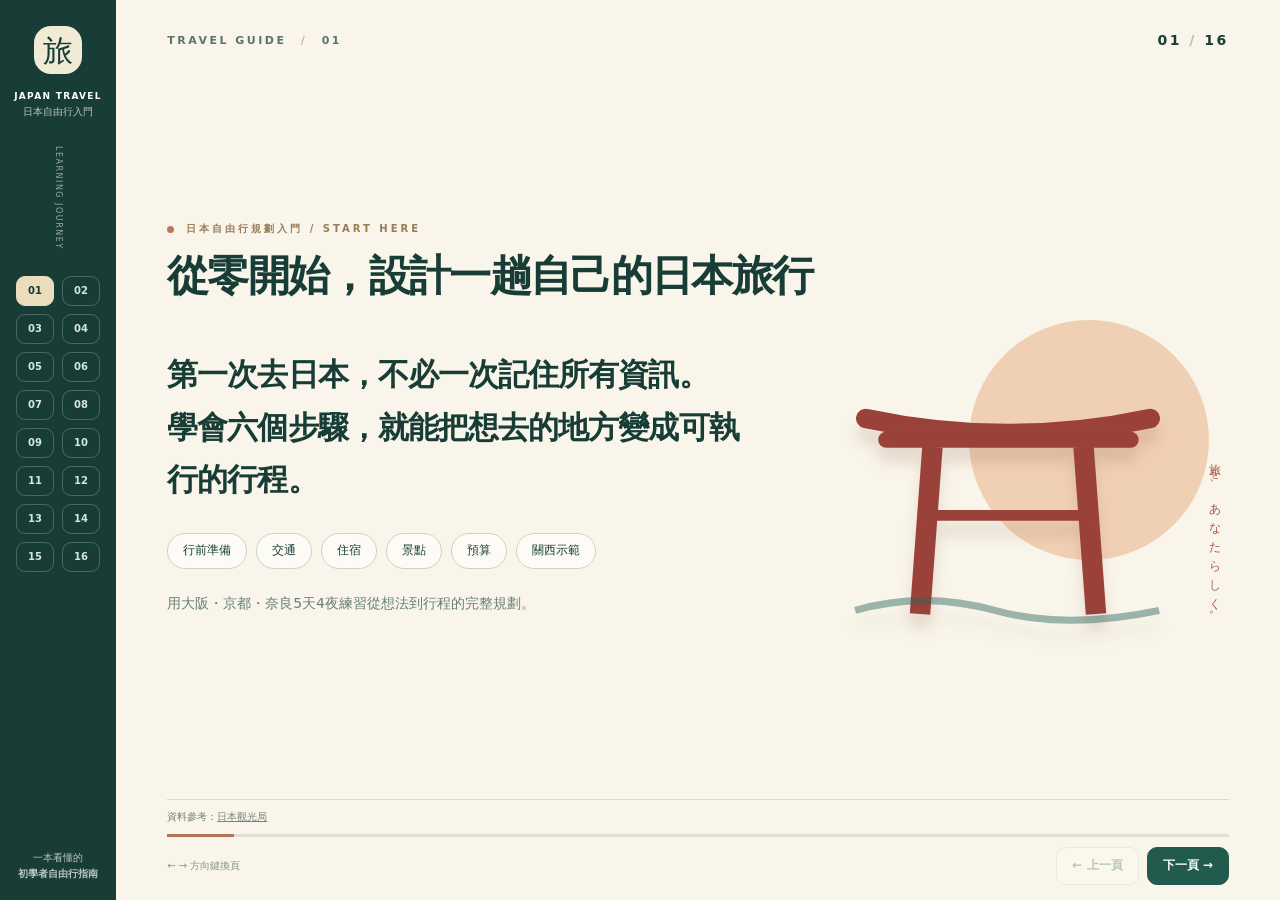
<file: index.html>
<!DOCTYPE html>
<html lang="zh-Hant"><head><meta charset="UTF-8"><meta name="viewport" content="width=device-width,initial-scale=1"><meta name="theme-color" content="#173d36"><meta name="description" content="第一次日本自由行，從護照交通住宿到關西5天4夜的互動教學簡報。"><title>日本自由行規劃入門｜互動教學簡報</title><link rel="stylesheet" href="assets/style.css"></head><body>
<a class="skip-link" href="#slide-1">跳到教學內容</a>
<div class="app-shell"><aside class="sidebar"><div class="brand"><div class="brand-mark">旅</div><div><b>JAPAN TRAVEL</b><span>日本自由行入門</span></div></div><p class="side-label">LEARNING JOURNEY</p><nav id="slide-nav" aria-label="教學頁面導覽"><button type="button" class="nav-dot" data-go="0" aria-label="跳到第1頁" title="1：從零開始，設計一趟自己的日本旅行"><span>01</span></button><button type="button" class="nav-dot" data-go="1" aria-label="跳到第2頁" title="2：先看懂六個規劃環節"><span>02</span></button><button type="button" class="nav-dot" data-go="2" aria-label="跳到第3頁" title="3：旅行前，先確認這四件事"><span>03</span></button><button type="button" class="nav-dot" data-go="3" aria-label="跳到第4頁" title="4：Visit Japan Web 是什麼？"><span>04</span></button><button type="button" class="nav-dot" data-go="4" aria-label="跳到第5頁" title="5：鐵路、地鐵、巴士，怎麼分？"><span>05</span></button><button type="button" class="nav-dot" data-go="5" aria-label="跳到第6頁" title="6：搭車前，用這張流程卡"><span>06</span></button><button type="button" class="nav-dot" data-go="6" aria-label="跳到第7頁" title="7：住哪裡？先挑住宿類型"><span>07</span></button><button type="button" class="nav-dot" data-go="7" aria-label="跳到第8頁" title="8：訂房前，務必比較五個重點"><span>08</span></button><button type="button" class="nav-dot" data-go="8" aria-label="跳到第9頁" title="9：一天排滿景點，反而玩得累"><span>09</span></button><button type="button" class="nav-dot" data-go="9" aria-label="跳到第10頁" title="10：三座城市，各有旅行魅力"><span>10</span></button><button type="button" class="nav-dot" data-go="10" aria-label="跳到第11頁" title="11：關西5天4夜，這樣開始安排"><span>11</span></button><button type="button" class="nav-dot" data-go="11" aria-label="跳到第12頁" title="12：讓行程更順的三個秘訣"><span>12</span></button><button type="button" class="nav-dot" data-go="12" aria-label="跳到第13頁" title="13：別只算機票，才是真正的預算"><span>13</span></button><button type="button" class="nav-dot" data-go="13" aria-label="跳到第14頁" title="14：試算一趟5天4夜要多少錢"><span>14</span></button><button type="button" class="nav-dot" data-go="14" aria-label="跳到第15頁" title="15：出發前，確認你學會了嗎？"><span>15</span></button><button type="button" class="nav-dot" data-go="15" aria-label="跳到第16頁" title="16：你已經有一套自己的規劃方法"><span>16</span></button></nav><div class="sidebar-foot">一本看懂的<br><strong>初學者自由行指南</strong></div></aside>
<main class="stage"><div class="topbar"><div class="top-topic">TRAVEL GUIDE <span class="top-divider">/</span> 01</div><div class="page-counter"><span id="page-now">01</span><span class="counter-sep"> / </span><span id="page-total">16</span></div></div>
<div class="slide-stack"><section class="slide" id="slide-1" aria-label="第1頁：從零開始，設計一趟自己的日本旅行" data-title="從零開始，設計一趟自己的日本旅行" tabindex="-1"><div class="slide-inner"><div class="eyebrow"><span class="small-dot"></span>日本自由行規劃入門 / START HERE</div><h2>從零開始，設計一趟自己的日本旅行</h2>
<div class="hero-layout"><div><p class="lede">第一次去日本，不必一次記住所有資訊。<br>學會六個步驟，就能把想去的地方變成可執行的行程。</p>
<div class="tagline"><span>行前準備</span><span>交通</span><span>住宿</span><span>景點</span><span>預算</span><span>關西示範</span></div>
<p class="muted">用大阪・京都・奈良5天4夜練習從想法到行程的完整規劃。</p></div>
<div class="torii-wrap" aria-hidden="true"><div class="rising-sun"></div><svg viewBox="0 0 380 360" role="img"><path d="M30 104Q190 138 350 104" stroke="#9a4239" stroke-width="22" fill="none" stroke-linecap="round"/><path d="M53 128H328" stroke="#9a4239" stroke-width="18" stroke-linecap="round"/><path d="M105 136L91 324" stroke="#9a4239" stroke-width="23"/><path d="M275 136L289 324" stroke="#9a4239" stroke-width="23"/><path d="M94 213H286" stroke="#9a4239" stroke-width="12"/><path d="M18 320Q95 298 175 320T360 320" stroke="#28645a" fill="none" stroke-width="8" opacity=".45"/></svg><span class="vertical-jp">旅を、あなたらしく。</span></div></div>
</div><div class="slide-source">資料參考：<a href="https://www.japan.travel/tw/plan/" target="_blank" rel="noopener noreferrer">日本觀光局</a></div></section><section class="slide" id="slide-2" aria-label="第2頁：先看懂六個規劃環節" data-title="先看懂六個規劃環節" tabindex="-1"><div class="slide-inner"><div class="eyebrow"><span class="small-dot"></span>01 / 學習路線</div><h2>先看懂六個規劃環節</h2>
<div class="card-grid three">
<article class="feature"><span class="feature-num">01</span><h3>出發前準備</h3><p>護照、簽證、入境資訊</p></article>
<article class="feature"><span class="feature-num">02</span><h3>交通工具</h3><p>地鐵、JR、巴士、IC卡</p></article>
<article class="feature"><span class="feature-num">03</span><h3>住宿選擇</h3><p>房型、車站、退訂條款</p></article>
<article class="feature"><span class="feature-num">04</span><h3>景點順序</h3><p>分區、動線、時間緩衝</p></article>
<article class="feature"><span class="feature-num">05</span><h3>旅行預算</h3><p>大項費用、備用金、查價</p></article>
<article class="feature"><span class="feature-num">06</span><h3>實例練習</h3><p>關西5天4夜如何安排</p></article>
</div></div><div class="slide-source">本頁為旅遊教學示範；請依實際旅行條件調整。</div></section><section class="slide" id="slide-3" aria-label="第3頁：旅行前，先確認這四件事" data-title="旅行前，先確認這四件事" tabindex="-1"><div class="slide-inner"><div class="eyebrow"><span class="small-dot"></span>02 / 行前準備</div><h2>旅行前，先確認這四件事</h2>
<div class="step-list"><div><b>1</b><span><strong>護照資料</strong><small>確認有效護照、英文姓名及行程資料是否一致。</small></span></div><div><b>2</b><span><strong>簽證資格</strong><small>依個人護照類型與條件查日本外務省，別先假設免簽。</small></span></div><div><b>3</b><span><strong>停留期限</strong><small>不同旅客適用期限可能不同，不應一律當成90天。</small></span></div><div><b>4</b><span><strong>行前再查</strong><small>靠近出發日期重新確認官方最新資訊。</small></span></div></div>
<div class="note"><strong>重要觀念</strong>：簽證與入境資格是個人條件問題，教學不能代替官方核定。</div>
</div><div class="slide-source">資料參考：<a href="https://www.japan.travel/tw/plan/visa-info/" target="_blank" rel="noopener noreferrer">JNTO入境與簽證資訊</a></div></section><section class="slide" id="slide-4" aria-label="第4頁：Visit Japan Web 是什麼？" data-title="Visit Japan Web 是什麼？" tabindex="-1"><div class="slide-inner"><div class="eyebrow"><span class="small-dot"></span>03 / 行前準備</div><h2>Visit Japan Web 是什麼？</h2>
<div class="two-col"><div class="big-card"><span class="big-index">VJW</span><h3>預先準備入境資訊</h3><p>日本政府提供的線上服務，可協助事前填寫部分入境、海關等相關資訊。</p><p class="fine">依日本觀光局說明，提前登記不是強制，但可提升部分流程便利性。</p></div>
<div class="check-panel"><h3>使用時記住</h3><ul class="tick-list"><li>從日本政府官方入口進入</li><li>依畫面填寫本人旅行資訊</li><li>出發前確認服務方式是否更新</li><li>不要把畫面截圖當成護照或簽證</li></ul><a class="text-link" href="https://services.digital.go.jp/zh-cmn-hant/visit-japan-web/" target="_blank" rel="noopener noreferrer">官方服務網站 ↗</a></div></div>
</div><div class="slide-source">資料參考：<a href="https://www.japan.travel/tw/plan/visa-info/" target="_blank" rel="noopener noreferrer">JNTO入境資訊</a></div></section><section class="slide" id="slide-5" aria-label="第5頁：鐵路、地鐵、巴士，怎麼分？" data-title="鐵路、地鐵、巴士，怎麼分？" tabindex="-1"><div class="slide-inner"><div class="eyebrow"><span class="small-dot"></span>04 / 日本交通</div><h2>鐵路、地鐵、巴士，怎麼分？</h2>
<div class="card-grid three"><article class="feature accent"><div class="feature-icon">🚆</div><h3>JR與私鐵</h3><p>長短程路線都有；注意不同公司的車站、票券和轉乘。</p></article><article class="feature accent"><div class="feature-icon">🚇</div><h3>都市地鐵</h3><p>適合市區移動；確認車站出口、方向和營運公司。</p></article><article class="feature accent"><div class="feature-icon">🚌</div><h3>巴士</h3><p>有上車先付款及下車付款等方式；以路線規定為準。</p></article></div>
<div class="note"><strong>實用原則：</strong>先查「起點站與終點站」，再看費用、轉乘次數與抵達時間。</div>
</div><div class="slide-source">資料參考：<a href="https://www.japan.travel/tw/guide/how-to-travel-by-train-and-bus-in-japan/" target="_blank" rel="noopener noreferrer">JNTO火車與巴士指南</a></div></section><section class="slide" id="slide-6" aria-label="第6頁：搭車前，用這張流程卡" data-title="搭車前，用這張流程卡" tabindex="-1"><div class="slide-inner"><div class="eyebrow"><span class="small-dot"></span>05 / 日本交通</div><h2>搭車前，用這張流程卡</h2>
<div class="flow-steps"><div><span>01</span><h3>查路線</h3><p>輸入準確的站名與出發日期</p></div><div class="flow-arrow">→</div><div><span>02</span><h3>確認票券</h3><p>IC卡、一般車票或其他票券？</p></div><div class="flow-arrow">→</div><div><span>03</span><h3>看指標</h3><p>月台、列車種類、上下車方式</p></div></div>
<div class="split-highlight"><div><h3>IC交通卡</h3><p>Suica、PASMO、ICOCA等在不少地方可以使用，但**不是每輛車都能刷**。</p></div><div><h3>搭乘巴士</h3><p>注意入口是否有IC卡符號；投幣、整理券、刷卡次數依路線而異。</p></div></div>
</div><div class="slide-source">資料參考：<a href="https://www.japan.travel/tw/guide/how-to-travel-by-train-and-bus-in-japan/" target="_blank" rel="noopener noreferrer">JNTO火車與巴士指南</a></div></section><section class="slide" id="slide-7" aria-label="第7頁：住哪裡？先挑住宿類型" data-title="住哪裡？先挑住宿類型" tabindex="-1"><div class="slide-inner"><div class="eyebrow"><span class="small-dot"></span>06 / 日本住宿</div><h2>住哪裡？先挑住宿類型</h2>
<div class="table-wrap"><table class="teach-table"><thead><tr><th>住宿類型</th><th>適合的需求</th><th>訂房前注意</th></tr></thead><tbody><tr><td><strong>商務飯店</strong></td><td>重視車站便利</td><td>房間大小與行李空間</td></tr><tr><td><strong>日式旅館</strong></td><td>想體驗傳統文化</td><td>餐食、寢具與入住規定</td></tr><tr><td><strong>青年旅舍</strong></td><td>預算與交流</td><td>共用空間及房型</td></tr><tr><td><strong>膠囊旅館</strong></td><td>短住、行李少</td><td>空間、衛浴及限制</td></tr></tbody></table></div>
<p class="fine">每種住宿實際提供的設施都會不同，不能只依類型名稱推斷。</p>
</div><div class="slide-source">資料參考：<a href="https://www.japan.travel/en/au/plan/accommodation/" target="_blank" rel="noopener noreferrer">JNTO Accommodation</a></div></section><section class="slide" id="slide-8" aria-label="第8頁：訂房前，務必比較五個重點" data-title="訂房前，務必比較五個重點" tabindex="-1"><div class="slide-inner"><div class="eyebrow"><span class="small-dot"></span>07 / 日本住宿</div><h2>訂房前，務必比較五個重點</h2>
<div class="card-grid five"><article class="mini-feature"><strong>車站</strong><span>步行距離</span></article><article class="mini-feature"><strong>費用</strong><span>每人還是每間</span></article><article class="mini-feature"><strong>房型</strong><span>床數與行李</span></article><article class="mini-feature"><strong>衛浴</strong><span>私人或共用</span></article><article class="mini-feature"><strong>規則</strong><span>退訂與入住</span></article></div>
<div class="two-col"><div class="big-card small"><h3>以大阪為基地</h3><p>四晚住同一個地方，能減少整理行李與換房的時間。</p></div><div class="big-card small"><h3>需要一起評估</h3><p>京都與奈良往返車程、車資、實際房價與個人行程偏好。</p></div></div>
</div><div class="slide-source">資料參考：<a href="https://www.japan.travel/en/au/plan/accommodation/" target="_blank" rel="noopener noreferrer">JNTO Accommodation</a></div></section><section class="slide" id="slide-9" aria-label="第9頁：一天排滿景點，反而玩得累" data-title="一天排滿景點，反而玩得累" tabindex="-1"><div class="slide-inner"><div class="eyebrow"><span class="small-dot"></span>08 / 景點安排</div><h2>一天排滿景點，反而玩得累</h2>
<div class="two-col"><div class="big-card"><h3>不建議</h3><div class="cross-list"><span>× 一天塞進六個相距很遠的景點</span><span>× 忽略交通與用餐時間</span><span>× 出發前不查休館日</span></div></div><div class="big-card green"><h3>更好的做法</h3><div class="cross-list"><span>✓ 每天抓2～3個主要景點</span><span>✓ 相近區域安排在同一天</span><span>✓ 保留休息、轉乘與備案</span></div></div></div>
<div class="note">把景點依「想去程度」分成必去、想去、備選，先滿足最重要的部分。</div>
</div><div class="slide-source">資料參考：<a href="https://www.japan.travel/tw/itineraries/the-kansai-trio-kyoto-nara-and-osaka/" target="_blank" rel="noopener noreferrer">JNTO關西三都示範</a></div></section><section class="slide" id="slide-10" aria-label="第10頁：三座城市，各有旅行魅力" data-title="三座城市，各有旅行魅力" tabindex="-1"><div class="slide-inner"><div class="eyebrow"><span class="small-dot"></span>09 / 關西三都</div><h2>三座城市，各有旅行魅力</h2>
<div class="card-grid three"><article class="city-card osaka"><div class="city-symbol">大</div><h3>大阪</h3><p>都市美食與購物</p><small>大阪城・道頓堀・日本橋</small></article><article class="city-card kyoto"><div class="city-symbol">京</div><h3>京都</h3><p>寺社與傳統街景</p><small>清水寺・八坂神社・東山</small></article><article class="city-card nara"><div class="city-symbol">奈</div><h3>奈良</h3><p>古都文化與自然</p><small>奈良公園・東大寺・春日大社</small></article></div>
<div class="note">選擇景點時，先查區域位置與動線；不要把官方「3天關西三都」文章誤認為5天行程。</div>
</div><div class="slide-source">資料參考：<a href="https://www.japan.travel/tw/itineraries/the-kansai-trio-kyoto-nara-and-osaka/" target="_blank" rel="noopener noreferrer">JNTO關西三都3天示範</a></div></section><section class="slide" id="slide-11" aria-label="第11頁：關西5天4夜，這樣開始安排" data-title="關西5天4夜，這樣開始安排" tabindex="-1"><div class="slide-inner"><div class="eyebrow"><span class="small-dot"></span>10 / 行程實例</div><h2>關西5天4夜，這樣開始安排</h2>
<div class="timeline"><div><b>DAY 1</b><strong>抵達大阪</strong><span>入住・附近散步・休息</span></div><div><b>DAY 2</b><strong>大阪市區</strong><span>大阪城・挑一個商圈・道頓堀</span></div><div><b>DAY 3</b><strong>京都文化</strong><span>東山區・清水寺・八坂神社周邊</span></div><div><b>DAY 4</b><strong>奈良散步</strong><span>奈良公園・東大寺或春日大社</span></div><div><b>DAY 5</b><strong>返回台灣</strong><span>退房・預留機場交通與報到時間</span></div></div>
<div class="fine">本5天4夜路線是為教學重新設計的示範，不是JNTO官方提供的5天路線；交通時間、開放日與航班須另查。</div>
</div><div class="slide-source">資料參考：<a href="https://www.japan.travel/tw/itineraries/the-kansai-trio-kyoto-nara-and-osaka/" target="_blank" rel="noopener noreferrer">JNTO官方3天關西三都</a></div></section><section class="slide" id="slide-12" aria-label="第12頁：讓行程更順的三個秘訣" data-title="讓行程更順的三個秘訣" tabindex="-1"><div class="slide-inner"><div class="eyebrow"><span class="small-dot"></span>11 / 行程技巧</div><h2>讓行程更順的三個秘訣</h2>
<div class="card-grid three"><article class="feature"><span class="feature-num">01</span><h3>同區集中</h3><p>京都一天就先專注東山周邊；跨區景點留給下次。</p></article><article class="feature"><span class="feature-num">02</span><h3>交通緩衝</h3><p>預留找月台、走到景點、吃飯與排隊時間。</p></article><article class="feature"><span class="feature-num">03</span><h3>保留備案</h3><p>遇到雨天、休館或誤點時，能輕鬆替換活動。</p></article></div><div class="note"><strong>檢查問題：</strong>如果今天晚一小時出門，行程還能順利完成嗎？</div>
</div><div class="slide-source">資料參考：<a href="https://www.japan.travel/tw/itineraries/the-kansai-trio-kyoto-nara-and-osaka/" target="_blank" rel="noopener noreferrer">JNTO關西三都3天示範</a></div></section><section class="slide" id="slide-13" aria-label="第13頁：別只算機票，才是真正的預算" data-title="別只算機票，才是真正的預算" tabindex="-1"><div class="slide-inner"><div class="eyebrow"><span class="small-dot"></span>12 / 旅遊預算</div><h2>別只算機票，才是真正的預算</h2>
<div class="budget-wheel"><div class="budget-core"><span>TRAVEL<br>BUDGET</span></div><div class="budget-pills"><span>機票</span><span>住宿</span><span>交通</span><span>飲食</span><span>門票體驗</span><span>購物</span><span>備用金</span></div></div>
<p class="lede small-lede">先列出所有支出，再依自己的旅行日期查價。周遊券是否划算，要和實際乘車路線相比較。</p>
</div><div class="slide-source">資料參考：<a href="https://www.japan.travel/tw/guide/japan-on-a-budget/" target="_blank" rel="noopener noreferrer">JNTO日本旅遊預算指南</a></div></section><section class="slide" id="slide-14" aria-label="第14頁：試算一趟5天4夜要多少錢" data-title="試算一趟5天4夜要多少錢" tabindex="-1"><div class="slide-inner"><div class="eyebrow"><span class="small-dot"></span>13 / 預算練習</div><h2>試算一趟5天4夜要多少錢</h2>
<div class="calculator-layout"><div class="budget-inputs" id="budget-form"><label>機票（日圓）<input type="number" inputmode="numeric" min="0" max="9999999" value="35000" data-budget="flight" /></label><label>住宿（日圓）<input type="number" inputmode="numeric" min="0" max="9999999" value="28000" data-budget="hotel" /></label><label>交通（日圓）<input type="number" inputmode="numeric" min="0" max="9999999" value="12000" data-budget="transit" /></label><label>飲食（日圓）<input type="number" inputmode="numeric" min="0" max="9999999" value="15000" data-budget="food" /></label><label>門票活動（日圓）<input type="number" inputmode="numeric" min="0" max="9999999" value="6000" data-budget="tickets" /></label><label>購物與備用金（日圓）<input type="number" inputmode="numeric" min="0" max="9999999" value="14000" data-budget="other" /></label></div>
<div class="budget-result"><span>你的假設總預算</span><output id="budget-total" aria-live="polite">¥110,000</output><p>這是可以自行修改的練習數字，<strong>不是目前機票、住宿或交通的實際報價。</strong></p><button type="button" class="ghost-btn" id="reset-budget">還原練習值</button></div></div>
</div><div class="slide-source">資料參考：<a href="https://www.japan.travel/tw/guide/japan-on-a-budget/" target="_blank" rel="noopener noreferrer">JNTO預算分類參考</a></div></section><section class="slide" id="slide-15" aria-label="第15頁：出發前，確認你學會了嗎？" data-title="出發前，確認你學會了嗎？" tabindex="-1"><div class="slide-inner"><div class="eyebrow"><span class="small-dot"></span>14 / 小測驗</div><h2>出發前，確認你學會了嗎？</h2>
<form id="mini-quiz" class="quiz"><fieldset><legend>1. 看到「日本短期停留最多90天」，你應該？</legend><label><input type="radio" name="q1" value="a"> 認為所有旅客都能待90天</label><label><input type="radio" name="q1" value="b"> 依本人護照條件查官方最新規定</label></fieldset><fieldset><legend>2. IC交通卡適用於日本所有巴士嗎？</legend><label><input type="radio" name="q2" value="a"> 全都可以</label><label><input type="radio" name="q2" value="b"> 要依路線和車輛確認</label></fieldset><fieldset><legend>3. 安排京都一日遊，最好先做什麼？</legend><label><input type="radio" name="q3" value="a"> 挑選鄰近景點並估交通時間</label><label><input type="radio" name="q3" value="b"> 把所有知名景點都排入</label></fieldset><div class="quiz-bottom"><button type="submit" class="primary-btn">檢查答案</button><output id="quiz-result" aria-live="polite">選好三題再點「檢查答案」</output></div></form>
</div><div class="slide-source">本頁為旅遊教學示範；請依實際旅行條件調整。</div></section><section class="slide" id="slide-16" aria-label="第16頁：你已經有一套自己的規劃方法" data-title="你已經有一套自己的規劃方法" tabindex="-1"><div class="slide-inner"><div class="eyebrow"><span class="small-dot"></span>15 / 出發前總整理</div><h2>你已經有一套自己的規劃方法</h2>
<div class="final-check"><div><span>✓</span> 先確認護照與入境條件</div><div><span>✓</span> 找到正確鐵路、地鐵或巴士路線</div><div><span>✓</span> 用車站與房型比較住宿</div><div><span>✓</span> 景點以地區分組，保留緩衝</div><div><span>✓</span> 分項查價、預留備用金</div></div>
<div class="official-links"><strong>出發前可以重新查這5份官方指南：</strong><div>
<a href="https://www.japan.travel/tw/plan/visa-info/" target="_blank" rel="noopener noreferrer">入境</a>
<a href="https://www.japan.travel/tw/guide/how-to-travel-by-train-and-bus-in-japan/" target="_blank" rel="noopener noreferrer">交通</a>
<a href="https://www.japan.travel/en/au/plan/accommodation/" target="_blank" rel="noopener noreferrer">住宿</a>
<a href="https://www.japan.travel/tw/itineraries/the-kansai-trio-kyoto-nara-and-osaka/" target="_blank" rel="noopener noreferrer">景點</a>
<a href="https://www.japan.travel/tw/guide/japan-on-a-budget/" target="_blank" rel="noopener noreferrer">預算</a></div></div>
</div><div class="slide-source">本頁為旅遊教學示範；請依實際旅行條件調整。</div></section></div>
<div class="bottom-bar"><div class="progress-track"><span id="progress-fill"></span></div><div class="bottom-tools"><span class="keyboard-hint">← → 方向鍵換頁</span><button type="button" id="prev" aria-label="上一頁">← <span>上一頁</span></button><button type="button" id="next" aria-label="下一頁"><span>下一頁</span> →</button></div></div>
</main></div><script src="assets/app.js" defer></script></body></html>
</file>
<file: assets/style.css>
:root{--ink:#173d36;--muted:#64736e;--jade:#215b4f;--line:#d9d8cd;--cream:#f9f5ea;--paper:#fffdf7;--sand:#efeadb;--coral:#ad5e4a;--gold:#d2a651;--shadow:0 20px 60px rgba(14,45,38,.09)}
*{box-sizing:border-box}html{scroll-behavior:smooth}body{margin:0;background:var(--cream);color:var(--ink);font-family:'Noto Sans TC','Microsoft JhengHei',system-ui,-apple-system,sans-serif;line-height:1.65}button,input{font:inherit}button{cursor:pointer}a{color:#18594f}a:hover{text-decoration-thickness:2px}.skip-link{position:fixed;left:0;top:-100px;background:#fff;padding:12px;z-index:999}.skip-link:focus{top:0}.app-shell{display:grid;grid-template-columns:116px minmax(0,1fr);min-height:100vh}.sidebar{background:#173d36;color:#fff;display:flex;flex-direction:column;gap:22px;align-items:center;padding:26px 7px 18px;min-height:100vh;position:sticky;top:0;height:100vh;z-index:8}.brand{display:flex;flex-direction:column;align-items:center;gap:5px;text-align:center}.brand-mark{width:48px;height:48px;display:grid;place-items:center;border-radius:17px;background:#f1ead5;color:#173d36;font-family:serif;font-size:30px}.brand b{display:block;font-size:9px;letter-spacing:1.3px;margin-top:10px}.brand span{display:block;font-size:10px;opacity:.7}.side-label{font-size:8px;opacity:.55;letter-spacing:1.5px;writing-mode:vertical-lr;margin:4px 0}#slide-nav{display:grid;grid-template-columns:repeat(2,1fr);gap:8px;width:100%;padding:0 9px;overflow:auto;scrollbar-width:thin}.nav-dot{border:1px solid #ffffff39;background:transparent;color:#d7e5dd;border-radius:9px;min-width:30px;height:30px;font-size:10px;font-weight:700;transition:.2s}.nav-dot:hover,.nav-dot.active{background:#eadcbc;border-color:#eadcbc;color:#173d36}.sidebar-foot{margin-top:auto;font-size:10px;text-align:center;opacity:.7;line-height:1.6}.sidebar-foot strong{font-size:10px}.stage{display:flex;flex-direction:column;height:100vh;min-height:620px;overflow:hidden;position:relative}.topbar{display:flex;align-items:center;justify-content:space-between;min-height:70px;padding:18px clamp(20px,4vw,72px) 6px;letter-spacing:2.5px;font-weight:800;font-size:11px}.top-topic{opacity:.7}.top-divider{color:#ca8c6b;padding:0 8px}.page-counter{font-size:14px;font-variant-numeric:tabular-nums}.counter-sep{opacity:.3}.slide-stack{flex:1;min-height:0;position:relative}.slide{display:none;position:absolute;inset:0;padding:0 clamp(20px,4vw,72px) 0;overflow:auto;scrollbar-width:thin;animation:liftin .28s ease both}.slide.active{display:flex;flex-direction:column}.slide-inner{flex:1;margin:auto 0;display:flex;flex-direction:column;justify-content:center;min-height:max-content;padding:14px 0 16px}.slide-source{border-top:1px solid #d9d9cf;padding:9px 0 10px;font-size:10px;color:#74827c;line-height:1.5}.slide-source a{color:inherit}.eyebrow{display:flex;align-items:center;gap:12px;font-size:10px;letter-spacing:3px;color:#997b56;font-weight:800;margin-bottom:12px;text-transform:uppercase}.small-dot{width:7px;height:7px;border-radius:50%;background:#b8795a;display:inline-block}.slide h2{font-size:clamp(27px,3.3vw,55px);letter-spacing:-.04em;line-height:1.24;margin:0 0 clamp(18px,2.7vh,32px);font-weight:850;text-wrap:balance}.slide h3{font-size:19px;margin:0 0 8px;line-height:1.4}.slide p{margin:0 0 9px}.lede{font-size:clamp(18px,2.4vw,31px);line-height:1.7;letter-spacing:-.03em;font-weight:620}.muted{font-size:14px;opacity:.64}.fine{font-size:11px;color:#77837c;margin-top:15px!important}.hero-layout{display:grid;grid-template-columns:1.2fr .88fr;gap:20px;align-items:center}.tagline{display:flex;flex-wrap:wrap;gap:9px;margin:28px 0 23px}.tagline span{border:1px solid #ccd3c5;border-radius:100px;padding:7px 15px;font-size:12px;background:#ffffff99}.torii-wrap{height:320px;position:relative;display:grid;place-items:center}.torii-wrap svg{width:min(380px,100%);height:100%;position:relative;z-index:2;filter:drop-shadow(0 15px 7px rgba(98,35,25,.13))}.rising-sun{width:240px;height:240px;border-radius:50%;background:#edc3a0;position:absolute;right:20px;top:-6px;opacity:.72}.vertical-jp{position:absolute;right:5px;bottom:20px;writing-mode:vertical-rl;font-family:'Noto Serif CJK JP',serif;font-size:12px;color:#a25d48;letter-spacing:5px}.card-grid{display:grid;gap:14px}.card-grid.three{grid-template-columns:repeat(3,minmax(0,1fr))}.feature{background:#fffdf9;padding:22px 22px 18px;border:1px solid #dadfd5;border-radius:20px;min-height:155px;box-shadow:0 8px 28px #1f45310a}.feature-num{font-size:36px;font-family:Georgia,serif;color:#bc8e54;display:block;line-height:1.1;margin-bottom:12px}.feature h3{font-size:18px}.feature p{font-size:13px;color:#67736c}.feature.accent{border-top:5px solid #6d9c8c}.feature-icon{font-size:35px;margin-bottom:12px}.step-list{display:grid;grid-template-columns:1fr 1fr;gap:13px}.step-list>div{background:#fffdf8;border:1px solid var(--line);border-radius:16px;display:flex;gap:18px;padding:18px;align-items:center}.step-list b{font-size:28px;font-family:Georgia,serif;color:#b77c5c}.step-list strong{display:block;font-size:16px}.step-list small{display:block;color:#63746c;font-size:12px}.note{margin-top:19px;background:#e8eee6;border-left:4px solid #5c927f;color:#35675b;padding:13px 17px;border-radius:0 12px 12px 0;font-size:13px}.two-col{display:grid;grid-template-columns:1fr 1fr;gap:20px}.big-card,.check-panel{background:#fffdf9;border-radius:19px;padding:24px;border:1px solid #dfdfd4;min-height:200px}.big-card{box-shadow:var(--shadow)}.big-card.green{background:#e0ece4}.big-card.small{min-height:155px}.big-index{display:inline-grid;place-items:center;background:#e1eee5;color:#286350;border-radius:14px;padding:10px;font-size:27px;letter-spacing:2px;font-weight:900;margin-bottom:12px}.big-card p,.check-panel li{font-size:13px}.check-panel{background:#e5eee7}.tick-list{padding-left:24px;margin:5px 0 15px}.tick-list li{margin-bottom:8px}.text-link{font-size:13px;font-weight:800}.flow-steps{display:grid;grid-template-columns:1fr 45px 1fr 45px 1fr;align-items:center;gap:8px}.flow-steps>div:not(.flow-arrow){background:#fdfcf5;border:1px solid var(--line);border-radius:20px;text-align:center;padding:26px 12px;min-height:172px}.flow-steps span{display:block;color:#ba885e;font-size:27px;font-weight:800;font-family:Georgia,serif}.flow-steps h3{margin:8px 0}.flow-steps p{font-size:12px;color:#647168}.flow-arrow{font-size:28px;color:#a6b7a8;text-align:center}.split-highlight{display:grid;grid-template-columns:1fr 1fr;gap:15px;margin-top:20px}.split-highlight>div{background:#e9eee8;padding:17px 20px;border-radius:14px}.split-highlight h3{font-size:15px;margin-bottom:4px}.split-highlight p{font-size:12px}.table-wrap{overflow:auto}.teach-table{border-collapse:collapse;width:100%;background:#fffdf7;border-radius:17px;overflow:hidden;font-size:14px;text-align:left}.teach-table th{background:#21584d;color:white;padding:16px 15px;font-size:13px}.teach-table td{border-bottom:1px solid #e5e6d8;padding:15px}.card-grid.five{grid-template-columns:repeat(5,minmax(0,1fr));gap:11px}.mini-feature{background:#fffef8;border:1px solid #dce1d5;padding:20px 7px;text-align:center;border-radius:15px}.mini-feature strong{display:block;font-size:17px;color:#2b5f54}.mini-feature span{font-size:11px;color:#72827a}.cross-list{display:flex;flex-direction:column;gap:16px;font-size:14px;margin-top:14px}.cross-list span{line-height:1.7}.city-card{padding:22px;border-radius:20px;min-height:240px;border:1px solid #e0dccc}.city-card.osaka{background:#f1e6da}.city-card.kyoto{background:#e2e9db}.city-card.nara{background:#e7eadb}.city-symbol{font-family:serif;font-size:40px;line-height:1.2;color:#ab735d;margin-bottom:19px}.city-card h3{font-size:26px}.city-card p{font-size:14px}.city-card small{color:#64746e;font-size:11px}.timeline{display:grid;grid-template-columns:repeat(5,minmax(0,1fr));gap:9px}.timeline>div{border-top:7px solid #3b7767;background:#fffdf8;padding:22px 14px 24px;border-radius:0 0 16px 16px;min-height:185px;display:flex;flex-direction:column;gap:9px;box-shadow:0 5px 15px #193f2d0a}.timeline b{color:#b57450;font-family:Georgia,serif;font-size:16px}.timeline strong{font-size:17px}.timeline span{font-size:12px;color:#6d7b73}.budget-wheel{display:grid;grid-template-columns:220px 1fr;gap:30px;align-items:center}.budget-core{aspect-ratio:1;border-radius:50%;display:grid;place-items:center;background:#1b564a;color:#fff;text-align:center;letter-spacing:3px;font-weight:900;font-size:18px;box-shadow:0 10px 0 #d4b69f}.budget-pills{display:flex;gap:12px;flex-wrap:wrap}.budget-pills span{padding:13px 24px;border-radius:18px;background:#fffdf7;border:1px solid #dfdfd2;font-size:17px;font-weight:700}.small-lede{font-size:18px;margin-top:25px!important;line-height:1.6}.calculator-layout{display:grid;grid-template-columns:1.25fr .75fr;gap:20px}.budget-inputs{display:grid;grid-template-columns:1fr 1fr;gap:11px}.budget-inputs label{font-size:12px;color:#677972;font-weight:700}.budget-inputs input{display:block;width:100%;border:1px solid #d6ded3;background:#fffdfa;border-radius:11px;padding:9px 12px;margin-top:4px;font-weight:800;font-size:16px;color:#184b3e;outline-offset:3px}.budget-result{background:#1e5348;color:#fff;border-radius:23px;padding:27px 22px;display:flex;flex-direction:column;justify-content:center}.budget-result>span{font-size:14px;opacity:.82}.budget-result output{font-size:clamp(26px,3vw,45px);font-weight:900;letter-spacing:-1px;margin:10px 0 15px;font-variant-numeric:tabular-nums}.budget-result p{font-size:12px;color:#d0e1d6}.ghost-btn{border:1px solid #adc9b9;background:transparent;color:#f8fffc;border-radius:10px;padding:9px 10px;margin-top:8px;align-self:flex-start;font-size:12px}.ghost-btn:hover{background:#ffffff20}.quiz{display:grid;grid-template-columns:1fr 1fr;gap:10px 15px}.quiz fieldset{border:1px solid #dce0d5;background:#fffdf8;border-radius:14px;padding:14px 17px;margin:0}.quiz fieldset:last-of-type{grid-column:span 2}.quiz legend{font-size:14px;font-weight:800;float:left;width:100%;padding-bottom:10px}.quiz label{display:flex;gap:9px;align-items:center;font-size:13px;margin:6px 0;cursor:pointer;clear:both}.quiz input{accent-color:#276552}.quiz-bottom{grid-column:span 2;display:flex;align-items:center;gap:15px}.primary-btn{background:#1e594d;color:#fff;border:0;border-radius:12px;padding:11px 21px;font-weight:750}.quiz output{font-size:13px;font-weight:800}.final-check{display:grid;grid-template-columns:1fr 1fr;gap:13px}.final-check>div{border:1px solid #e1dfd0;border-radius:12px;background:#fffefa;padding:15px;font-weight:700;font-size:15px}.final-check span{color:#1d8160;margin-right:7px}.official-links{margin-top:22px;background:#e8eee7;border-radius:12px;padding:15px 18px;font-size:14px}.official-links>div{display:flex;gap:9px;flex-wrap:wrap;margin-top:9px}.official-links a{background:#fff;padding:5px 12px;border-radius:30px;font-size:12px;text-decoration:none}.bottom-bar{padding:0 clamp(20px,4vw,72px) 15px;flex-shrink:0}.progress-track{height:3px;background:#e0dfd1;overflow:hidden}.progress-track span{display:block;height:100%;background:#b57355;width:6.25%;transition:width .28s}.bottom-tools{display:flex;align-items:center;justify-content:flex-end;gap:8px;padding-top:10px}.keyboard-hint{font-size:10px;color:#89948b;margin-right:auto}.bottom-tools button{border:1px solid #c3d0c6;color:#245649;background:#fffdf7;border-radius:10px;padding:8px 15px;font-size:12px;font-weight:800}.bottom-tools button:disabled{opacity:.3;cursor:default}.bottom-tools button:last-child{background:#225b4e;color:#fff;border-color:#225b4e}@keyframes liftin{from{opacity:.6;transform:translateY(8px)}to{opacity:1;transform:translateY(0)}}
@media(max-width:1120px){.app-shell{grid-template-columns:82px 1fr}.sidebar{padding-left:5px;padding-right:5px}.brand span{display:none}.brand b{font-size:7px}.side-label{display:none}#slide-nav{grid-template-columns:1fr;padding:0 13px}.nav-dot{height:25px}.sidebar-foot{font-size:8px}.sidebar-foot strong{display:none}.card-grid.five{grid-template-columns:repeat(3,1fr)}.slide h2{font-size:34px}.torii-wrap{height:270px}}
@media(max-height:740px) and (min-width:760px){.stage{min-height:530px}.slide h2{font-size:clamp(26px,3vw,42px);margin-bottom:15px}.feature{min-height:120px;padding:15px 17px}.feature-num{margin-bottom:5px}.timeline>div{min-height:160px}.slide-inner{padding:5px 0 10px}.step-list>div{padding:13px}.card-grid{gap:10px}.feature-icon{margin-bottom:5px}.torii-wrap{height:250px}}
@media(max-width:760px){.app-shell{display:block}.sidebar{position:sticky;top:0;width:100%;height:auto;min-height:auto;padding:8px 12px;flex-direction:row;align-items:center;gap:10px}.brand{flex-direction:row;white-space:nowrap}.brand-mark{width:38px;height:38px;font-size:23px;border-radius:12px}.brand b{margin:0;font-size:9px}.brand span{display:block;font-size:9px}.sidebar-foot{display:none}#slide-nav{display:flex;overflow-x:auto;padding:0;gap:5px}.nav-dot{min-width:27px;height:27px;flex-shrink:0}.stage{height:auto;min-height:calc(100vh - 60px);overflow:visible}.topbar{min-height:50px;padding:10px 20px 0}.slide-stack{min-height:calc(100dvh - 180px);height:auto}.slide{padding:5px 20px 0}.slide.active{position:relative;min-height:calc(100dvh - 190px)}.slide-inner{padding:30px 0 16px;margin:0}.slide h2{font-size:clamp(27px,7vw,40px);margin-bottom:18px}.slide-source{padding-bottom:12px}.bottom-bar{position:sticky;bottom:0;background:#f9f5eaef;backdrop-filter:blur(8px);padding:0 20px 10px;z-index:5}.hero-layout,.two-col,.calculator-layout{grid-template-columns:1fr}.torii-wrap{height:225px}.rising-sun{width:170px;height:170px}.card-grid.three{grid-template-columns:1fr 1fr}.step-list{grid-template-columns:1fr}.flow-steps{grid-template-columns:1fr;gap:8px}.flow-arrow{transform:rotate(90deg);font-size:21px}.flow-steps>div:not(.flow-arrow){min-height:auto;padding:13px}.flow-steps span{font-size:19px}.split-highlight{grid-template-columns:1fr}.card-grid.five{grid-template-columns:1fr 1fr}.timeline{grid-template-columns:1fr 1fr}.timeline>div{min-height:130px}.budget-wheel{grid-template-columns:1fr}.budget-core{width:170px;height:170px}.quiz{grid-template-columns:1fr}.quiz fieldset:last-of-type,.quiz-bottom{grid-column:auto}.final-check{grid-template-columns:1fr}.keyboard-hint{display:none}}
@media(max-width:450px){.card-grid.three{grid-template-columns:1fr}.budget-inputs{grid-template-columns:1fr 1fr}.timeline{grid-template-columns:1fr}.timeline>div{min-height:100px}.slide h2{font-size:29px}.slide-source{font-size:9px}.brand b{display:none}.brand span{font-size:9px}}
@media(prefers-reduced-motion:reduce){*{animation:none!important;scroll-behavior:auto!important;transition:none!important}}
@media print{body{background:white}.sidebar,.topbar,.bottom-bar,.skip-link{display:none!important}.app-shell{display:block}.stage{overflow:visible;height:auto}.slide-stack{height:auto;min-height:0}.slide,.slide.active{display:flex!important;position:relative!important;page-break-after:always;break-after:page;height:190mm;min-height:190mm;overflow:hidden;padding:12mm}.slide h2{font-size:28pt}.slide-inner{margin:auto 0}.torii-wrap{height:240px}.slide-source{margin-top:auto}a{text-decoration:none}.slide{animation:none}}
</file>
